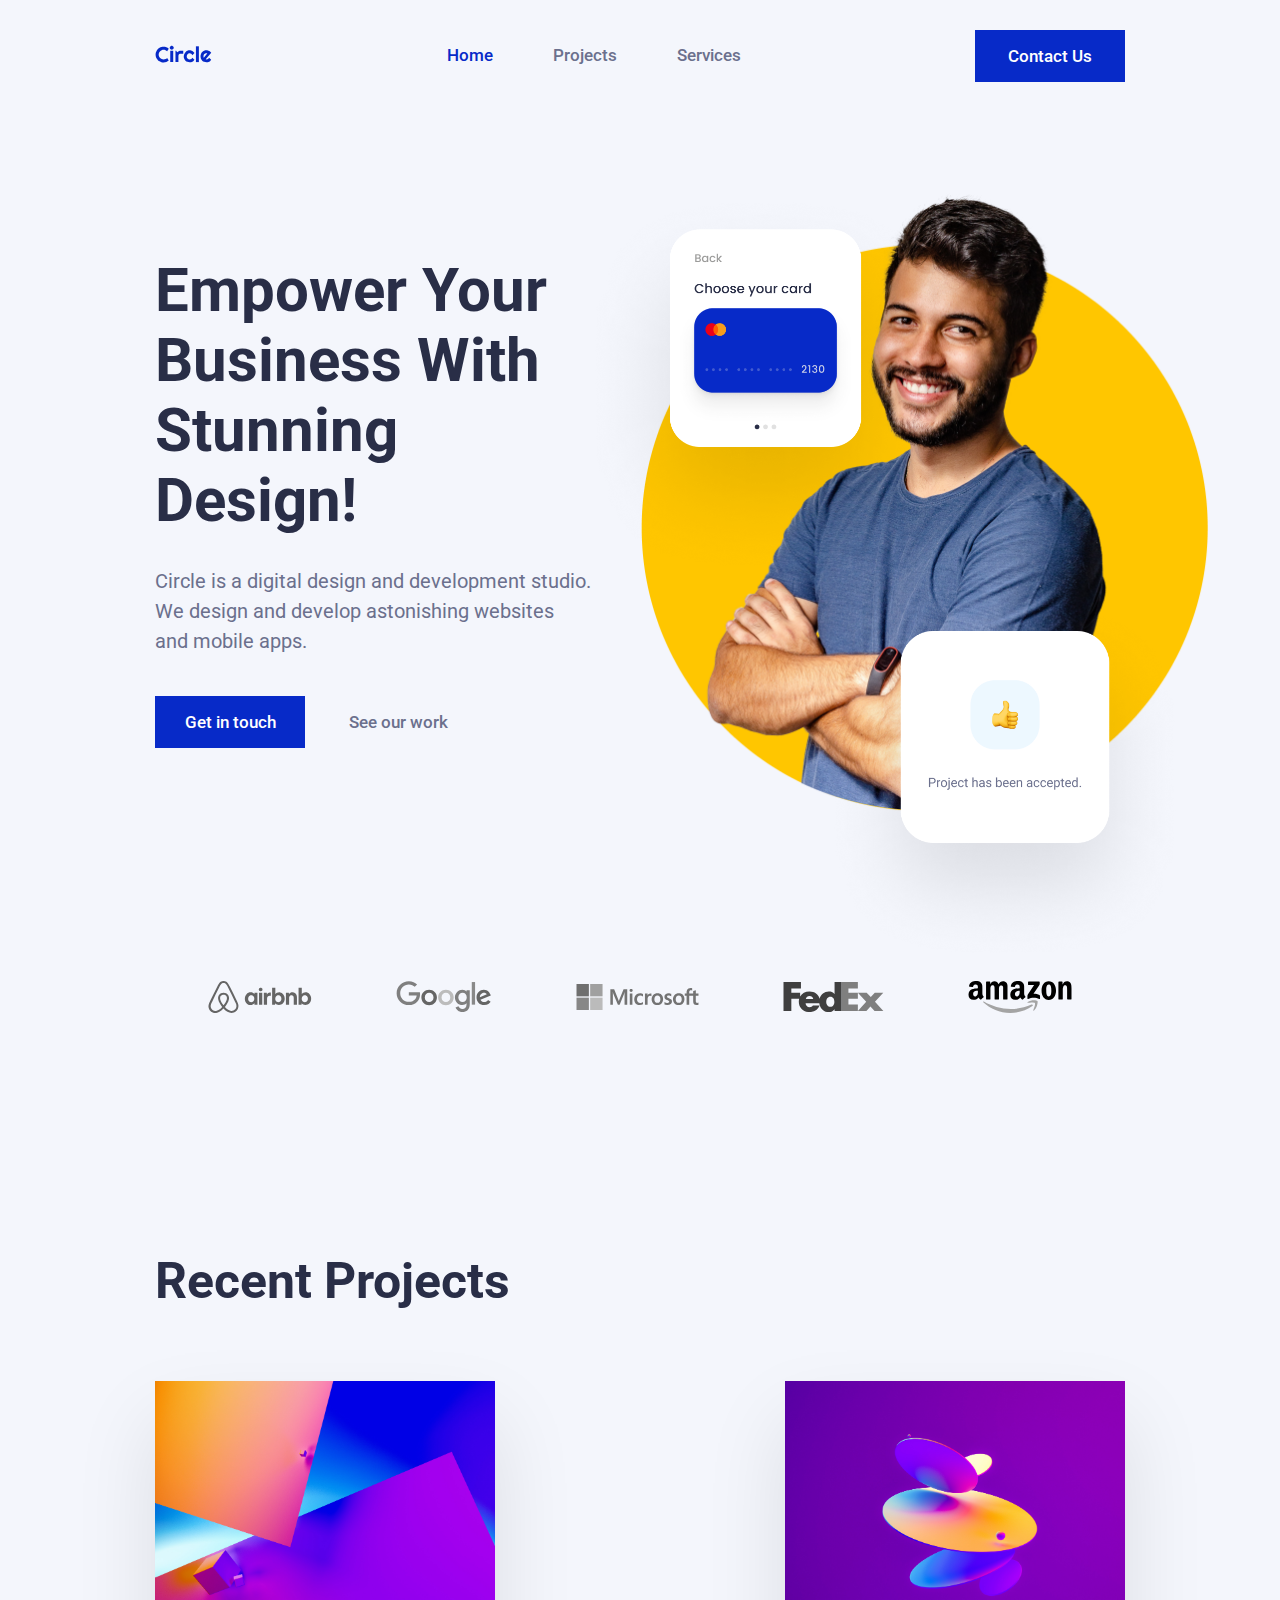
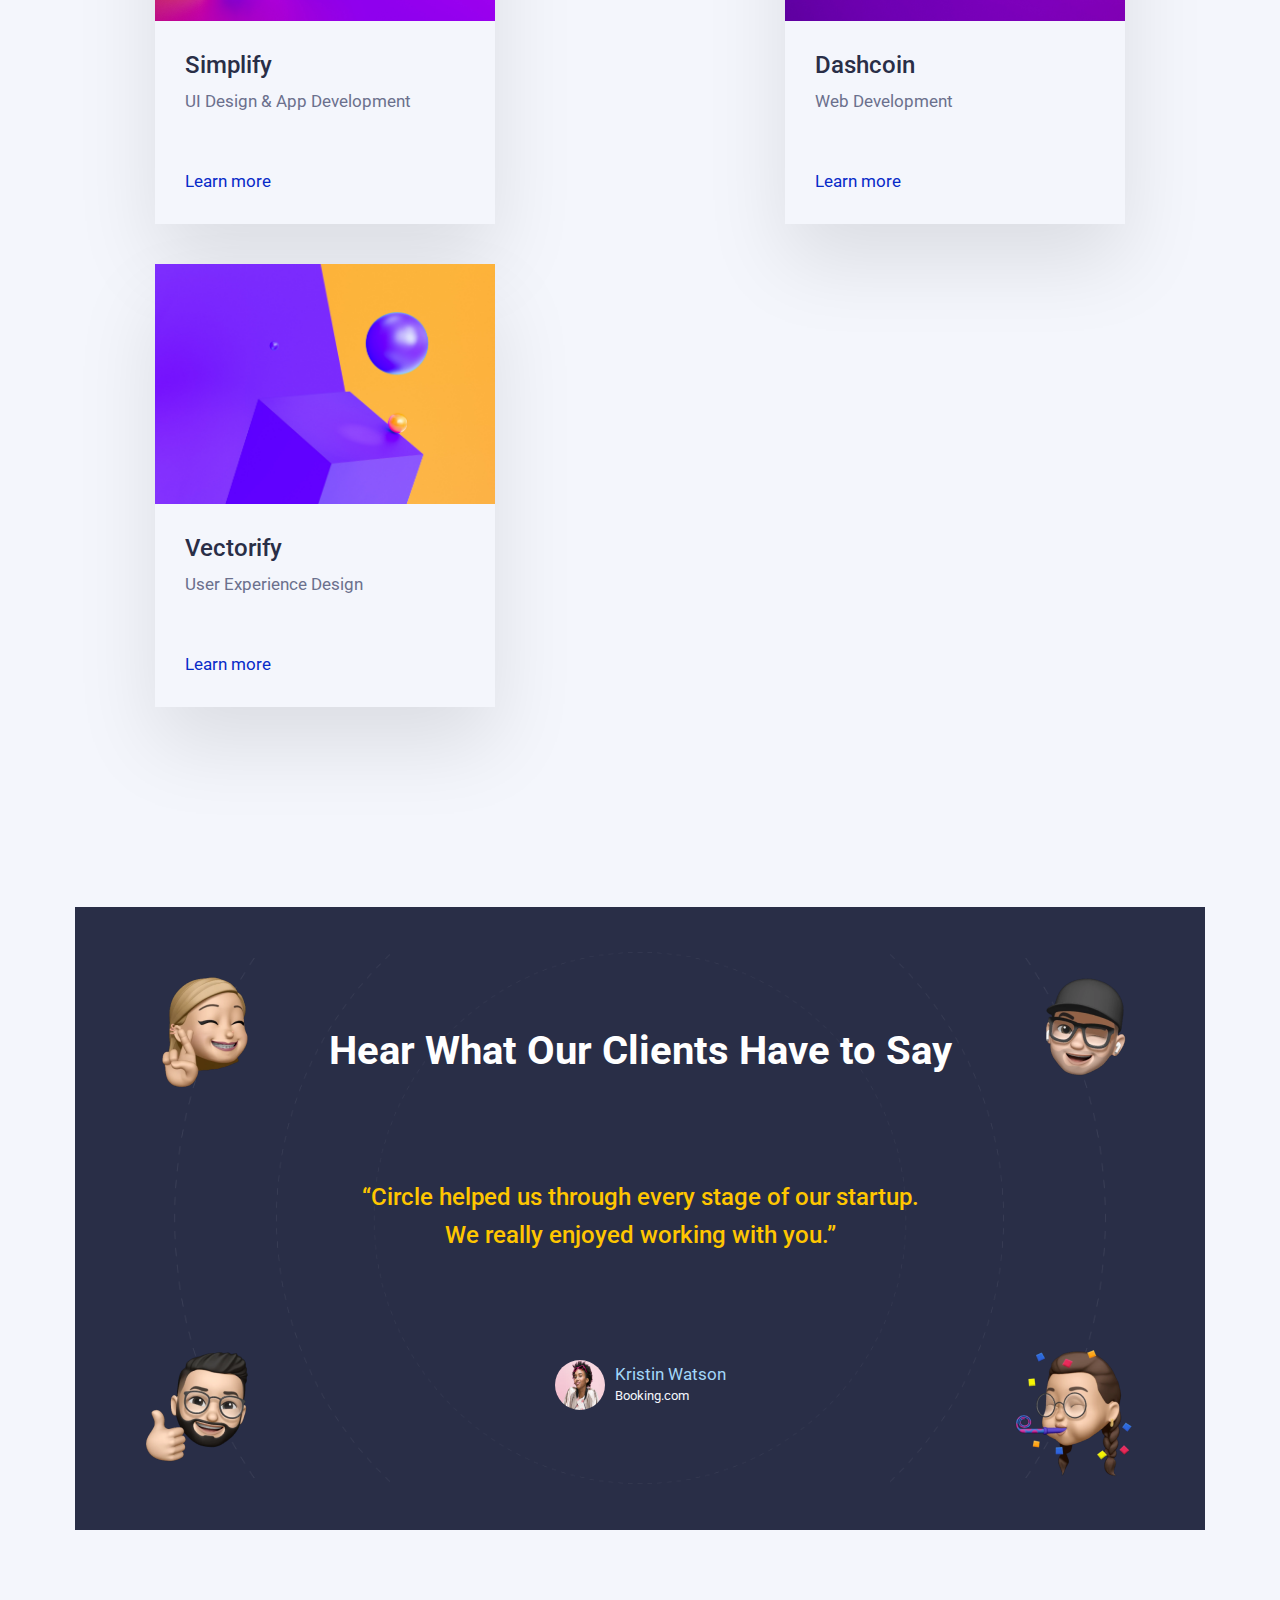
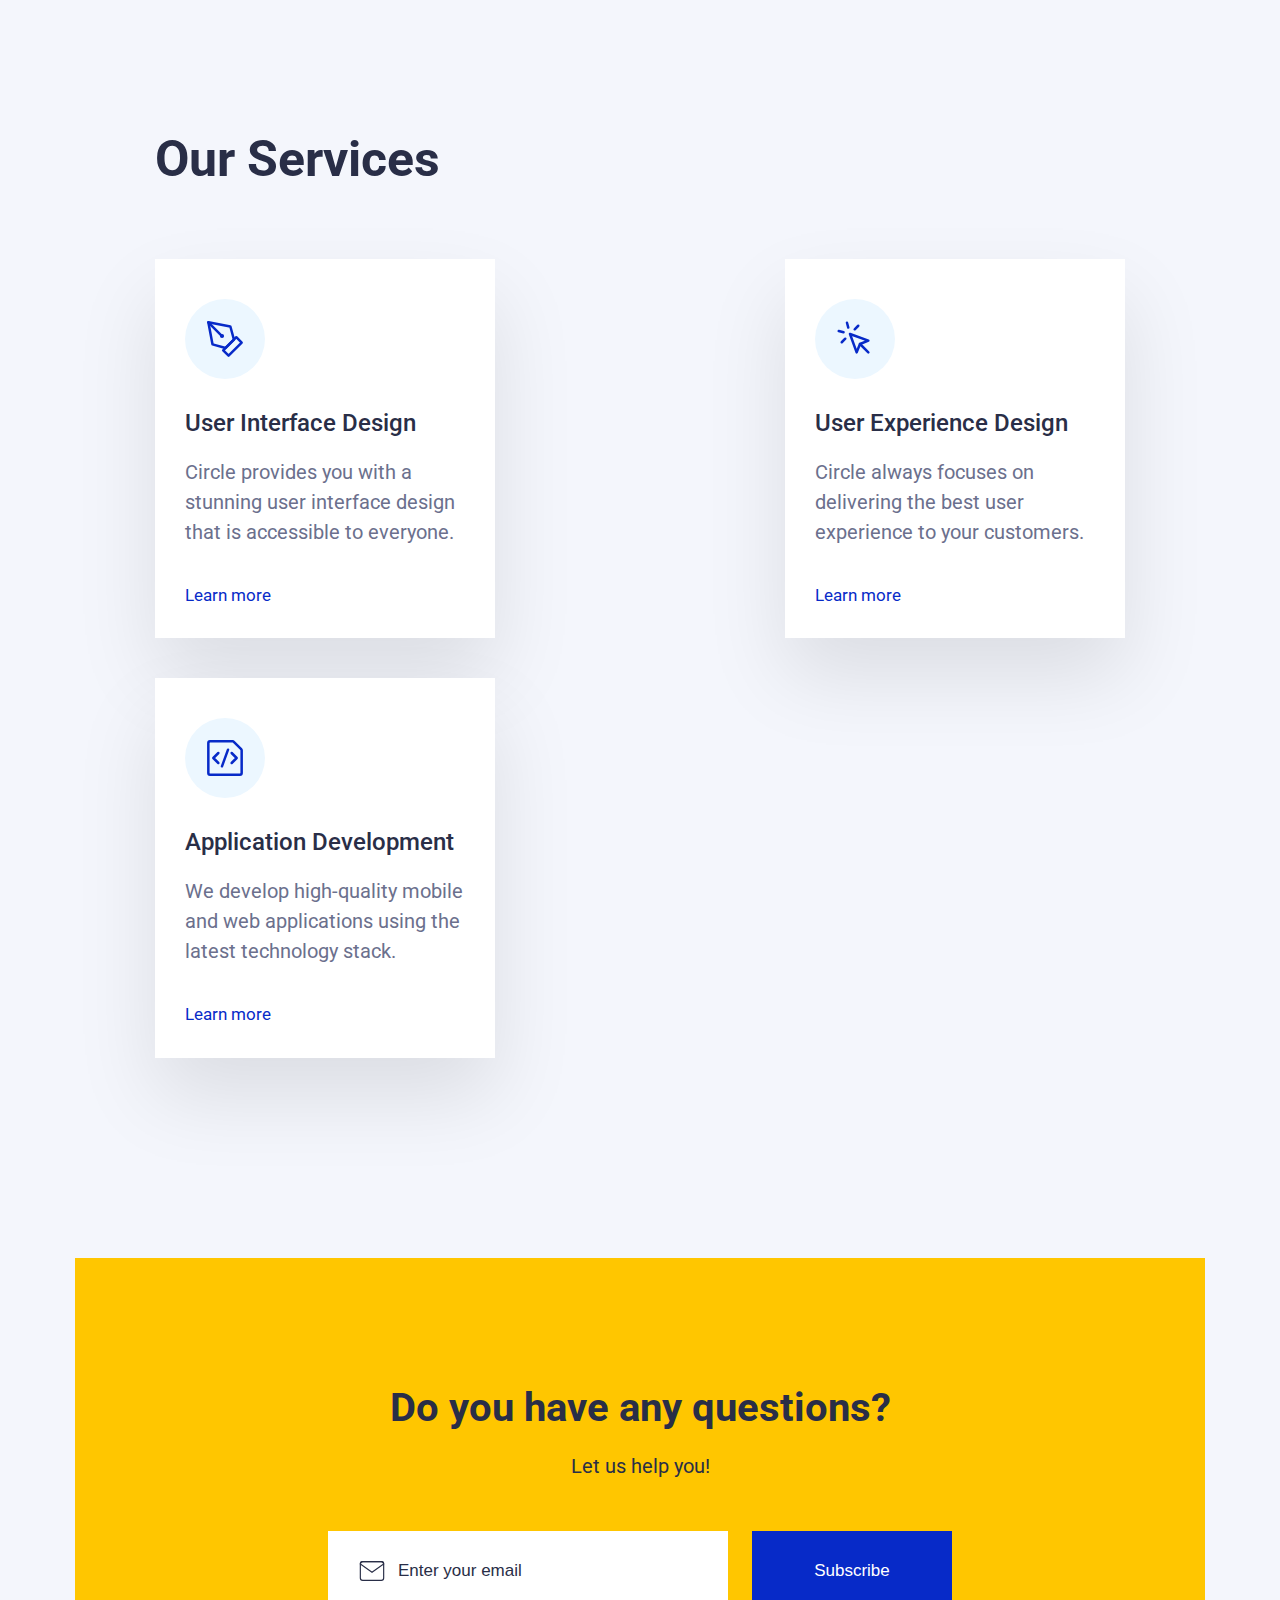
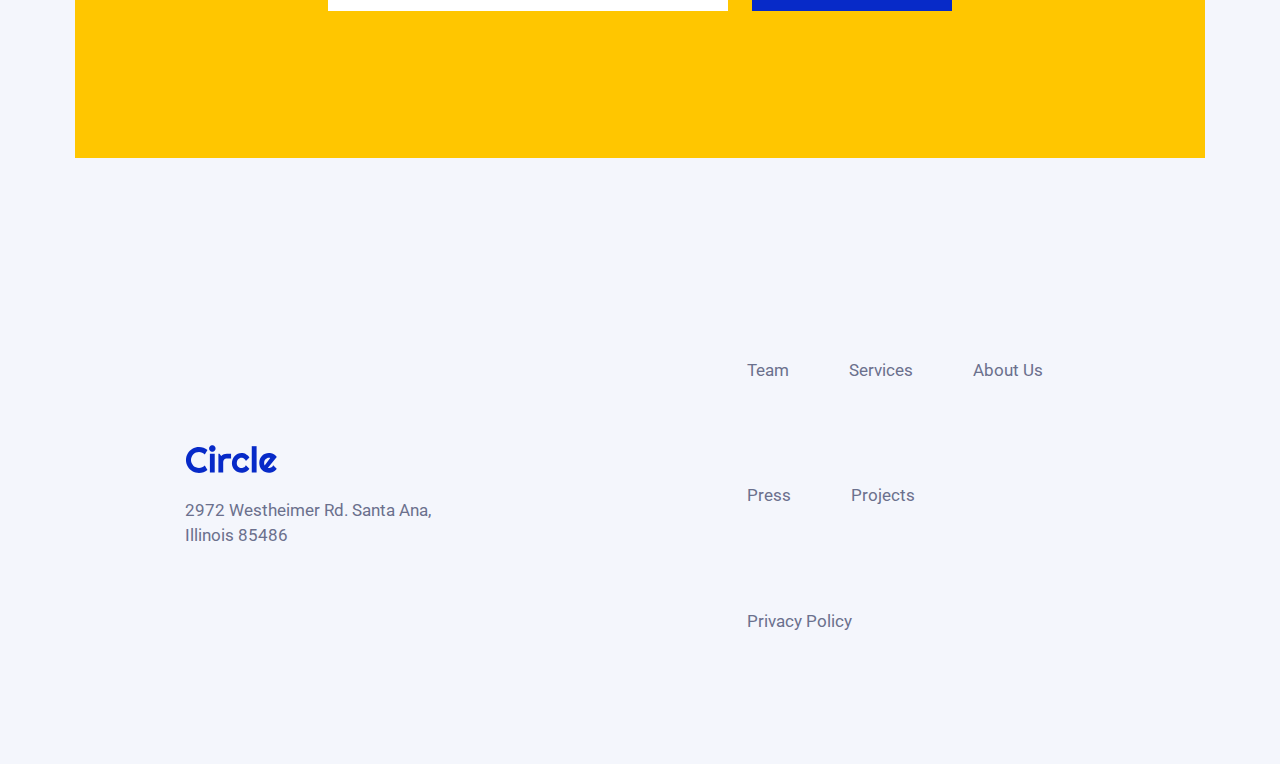
<file: index.html>
<!DOCTYPE html>
<html lang="es">
  <head>
    <meta charset="UTF-8" />
    <meta name="viewport" content="width=device-width, initial-scale=1.0" />
    <title>Circle</title>

    <link href="https://fonts.googleapis.com/css2?family=Roboto:ital,wght@0,100..900;1,100..900&display=swap" rel="stylesheet">
    <link href="https://cdnjs.cloudflare.com/ajax/libs/font-awesome/6.7.0/css/all.min.css" rel="stylesheet">

    <link rel="stylesheet" href="./css/style.css" />
    
    <link rel="icon" type="image/jpg" href="/assets/icons/circle-favicon.ico"/>

    <script src="./js/header.js" defer></script>
    <script src="./js/footer.js" defer></script>
  </head>
  <body id="home">
    <header id="header"></header>

    <section id="claim">
      <article class="claim-texts">
        <h1>Empower Your Business With Stunning Design!</h1>
        <p>Circle is a digital design and development studio. We design and develop astonishing websites and mobile apps.</p>
        <a class="btn-primary" href="#newsletter">Get in touch</a>
        <a class="projects-btn" href="#projects">See our work</a>
      </article>
      <article class="claim-images">
        <img class="card" src="./assets/claim/card-1.png" alt="choose-your-card" />
        <img class="featured-boy" src="./assets/claim/hero-image.png" alt="featured-boy" />
        <img class="project-accepted" src="./assets/claim/card-2.png" alt="project-accepted" />
      </article>
    </section>

    <section id="brands">
      <a href="https://www.airbnb.es/" target="_blank">
        <img src="./assets/brands/airbnb-logo.svg" alt="airbnb-logo" />
      </a>
      <a href="https://www.google.com/" target="_blank">
        <img src="./assets/brands/google-logo.svg" alt="google-logo" />
      </a>
      <a href="https://www.microsoft.com/" target="_blank">
        <img src="./assets/brands/microsoft-logo.svg" alt="microsoft-logo" />
      </a>
      <a href="https://www.fedex.com/" target="_blank">
        <img src="./assets/brands/fedex-logo.svg" alt="fedex-logo" />
      </a>
      <a href="https://www.amazon.com/" target="_blank">
        <img src="./assets/brands/amazon-logo.svg" alt="amazon-logo" />
      </a>
    </section>

    <section id="projects">
      <h2 class="title-section">Recent Projects</h2>
      <div class="projects-list">
        <article class="project-card simplify">
          <figure></figure>
          <div class="card-content">
            <h2 class="card-title">Simplify</h2>
            <p class="card-text">UI Design & App Development</p>
            <a href="/pages/project.html?uuid=1" class="card-link">Learn more</a>
          </div>
        </article>
        <article class="project-card dashcoin">
          <figure></figure>
          <div class="card-content">
            <h2 class="card-title">Dashcoin</h2>
            <p class="card-text">Web Development</p>
            <a href="/pages/project.html?uuid=2" class="card-link">Learn more</a>
          </div>
        </article>
        <article class="project-card vectorify">
          <figure></figure>
          <div class="card-content">
            <h2 class="card-title">Vectorify</h2>
            <p class="card-text">User Experience Design</p>
            <a href="/pages/project.html?uuid=3" class="card-link">Learn more</a>
          </div>
        </article>
      </div>
    </section>

    <section id="reviews">
      <h3>Hear What Our Clients Have to Say</h3>
      <p class="client-review">“Circle helped us through every stage of our startup. We really enjoyed working with you.”</p>
      <div class="client">
        <img src="./assets/reviews/profile.png" alt="client-profile" />
        <div class="data-client">
          <p class="client-name">Kristin Watson</p>
          <p class="client-company">Booking.com</p>
        </div>
      </div>
      <div class="memojis">
        <img class="girl-luck" src="./assets/reviews/memoji-1.png" alt="Memoji girl luck" />
        <img class="boy-cap" src="./assets/reviews/memoji-2.png" alt="Memoji boy cap" />
        <img class="boy-ok" src="./assets/reviews/memoji-3.png" alt="Memoji boy ok" />
        <img class="girl-party" src="./assets/reviews/memoji-4.png" alt="Memoji girl party" />
      </div>
    </section>

    <section id="services">
      <h2 class="title-section">Our Services</h2>
      <div class="services-list">
        <article class="service-card">
          <figure>
            <img src="./assets/icons/ui-design.svg" alt="ui-design-icon" />
          </figure>
          <div class="card-content">
            <h2 class="card-title">User Interface Design</h2>
            <p class="card-text">Circle provides you with a stunning user interface design that is accessible to everyone.</p>
            <a href="/pages/404.html" class="card-link">Learn more</a>
          </div>
        </article>
        <article class="service-card">
          <figure>
            <img src="./assets/icons/ux-design.svg" alt="ux-desig-icon" />
          </figure>
          <div class="card-content">
            <h2 class="card-title">User Experience Design</h2>
            <p class="card-text">Circle always focuses on delivering the best user experience to your customers.</p>
            <a href="/pages/404.html" class="card-link">Learn more</a>
          </div>
        </article>
        <article class="service-card">
          <figure>
            <img src="./assets/icons/application-development.svg" alt="application-development-icon" />
          </figure>
          <div class="card-content">
            <h2 class="card-title">Application Development</h2>
            <p class="card-text">We develop high-quality mobile and web applications using the latest technology stack.</p>
            <a href="/pages/404.html" class="card-link">Learn more</a>
          </div>
        </article>
      </div>
    </section>
    
    <footer id="footer"></footer>
  </body>
</html>
</file>
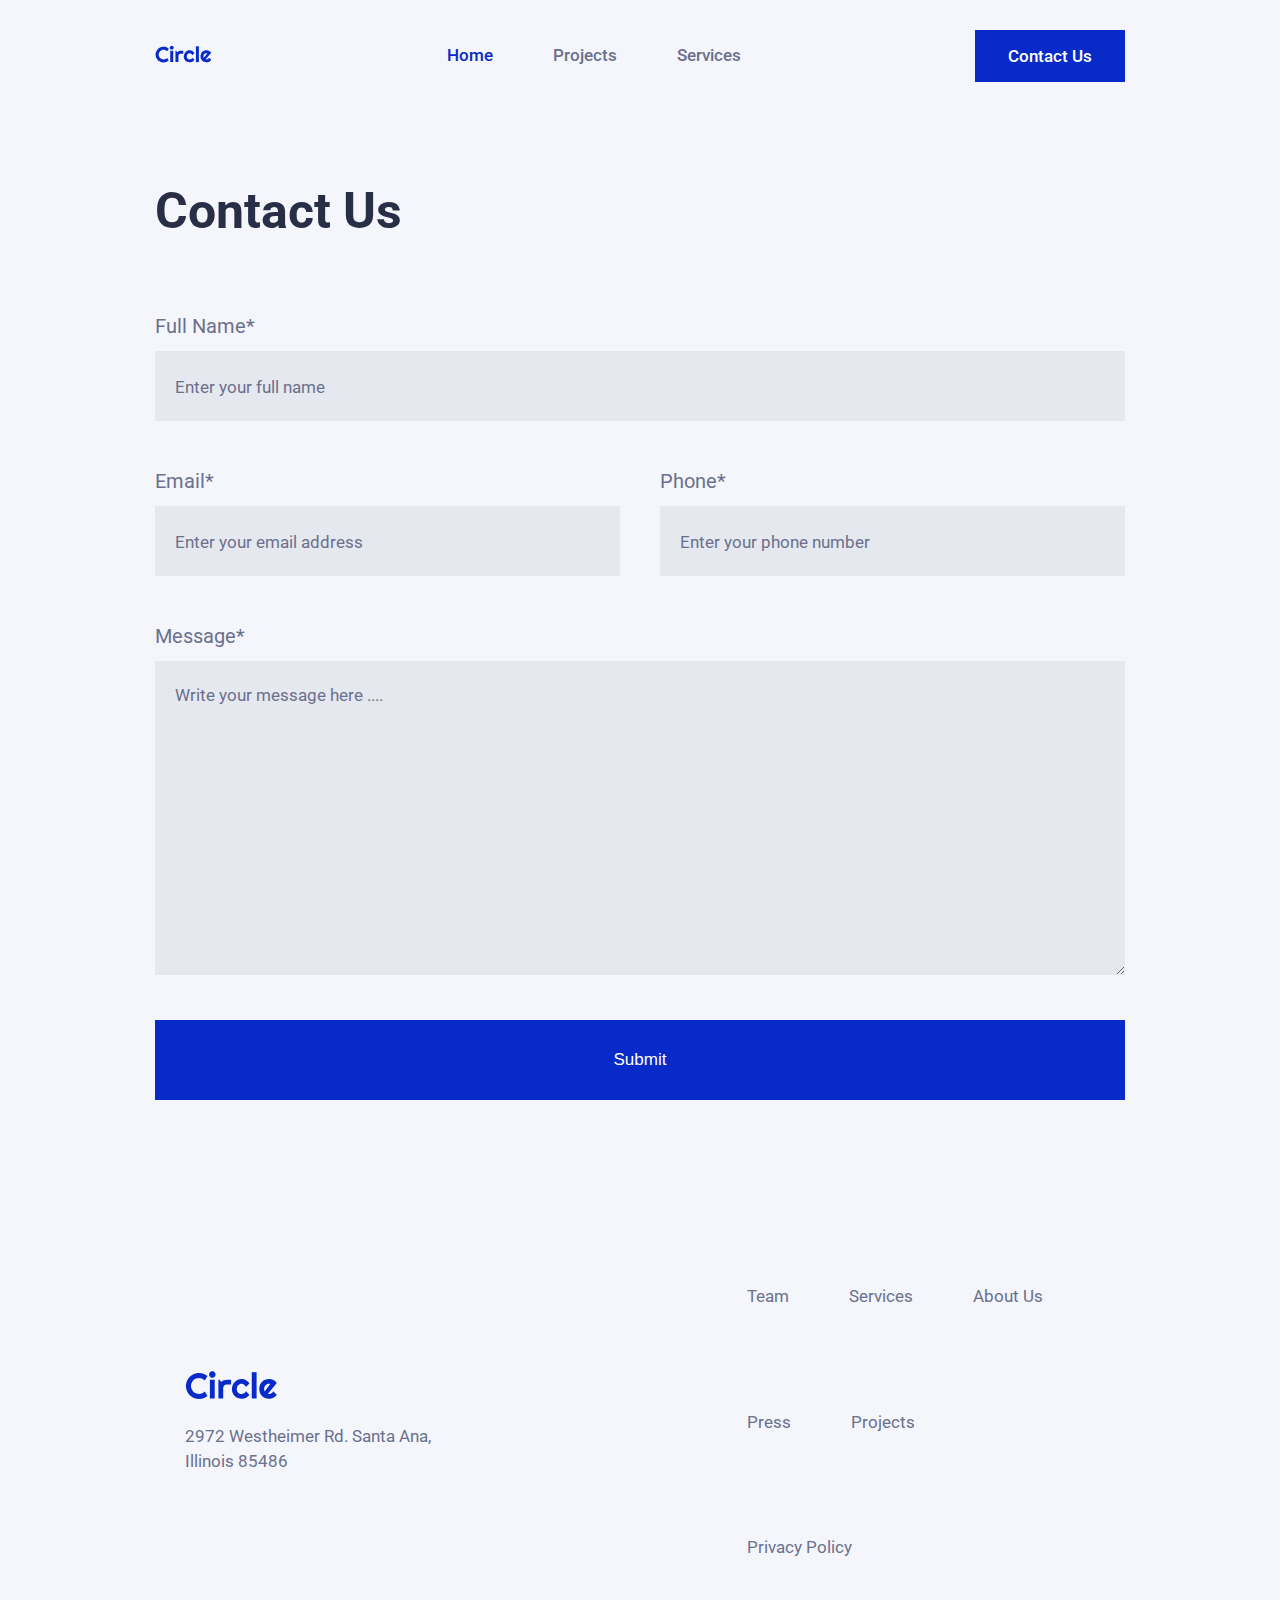
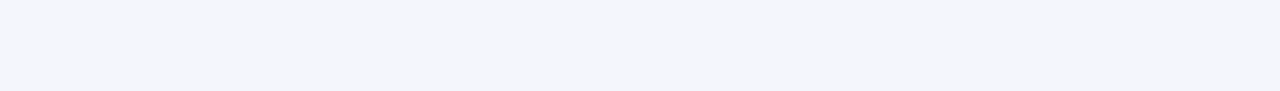
<file: pages/contact.html>
<!DOCTYPE html>
<html lang="es">
    <head>
        <meta charset="UTF-8" />
        <meta name="viewport" content="width=device-width, initial-scale=1.0" />
        <title>Contact - Circle</title>

        <link href="https://fonts.googleapis.com/css2?family=Roboto:ital,wght@0,100..900;1,100..900&display=swap" rel="stylesheet">
        <link href="https://cdnjs.cloudflare.com/ajax/libs/font-awesome/6.7.0/css/all.min.css" rel="stylesheet">

        <link rel="stylesheet" href="../css/style.css" />

        <link rel="icon" type="image/jpg" href="/assets/icons/circle-favicon.ico"/>

        <script src="../js/header.js" defer></script>
        <script src="../js/footer.js" defer></script>
       
    </head>
    <body id="contact">
        <header id="header"></header>
        
        <section id="contact-section">
            <h2 class="title-section">Contact Us</h2>
            <form id="contact-form" action="received.html" method="GET" novalidate>
                <div class="full-name full-width">
                    <label for="name">Full Name*</label>
                    <input type="text" id="name" name="name" placeholder="Enter your full name" required>
                    <div class="error-message" id="name-error"></div>
                </div>
                <div class="email">
                    <label for="email">Email*</label>
                    <input type="email" id="email" name="email" placeholder="Enter your email address" required>
                    <div class="error-message" id="email-error"></div>
                </div>
                <div class="phone">
                    <label for="phone">Phone*</label>
                    <input type="tel" id="phone" name="phone" placeholder="Enter your phone number" pattern="\d{9}" required>
                    <div class="error-message" id="phone-error"></div>
                </div>
                <div class="message full-width">
                    <label for="message">Message*</label>
                    <textarea id="message" name="message" rows="10" placeholder="Write your message here ...." required></textarea>
                    <div class="error-message" id="message-error"></div>
                </div>
                <button class="btn-primary full-width" type="submit">Submit</button>
            </form>
        </section>
        
        <footer id="footer"></footer>

        <script src="../js/contact.js"></script>
    </body>
</html>
</file>
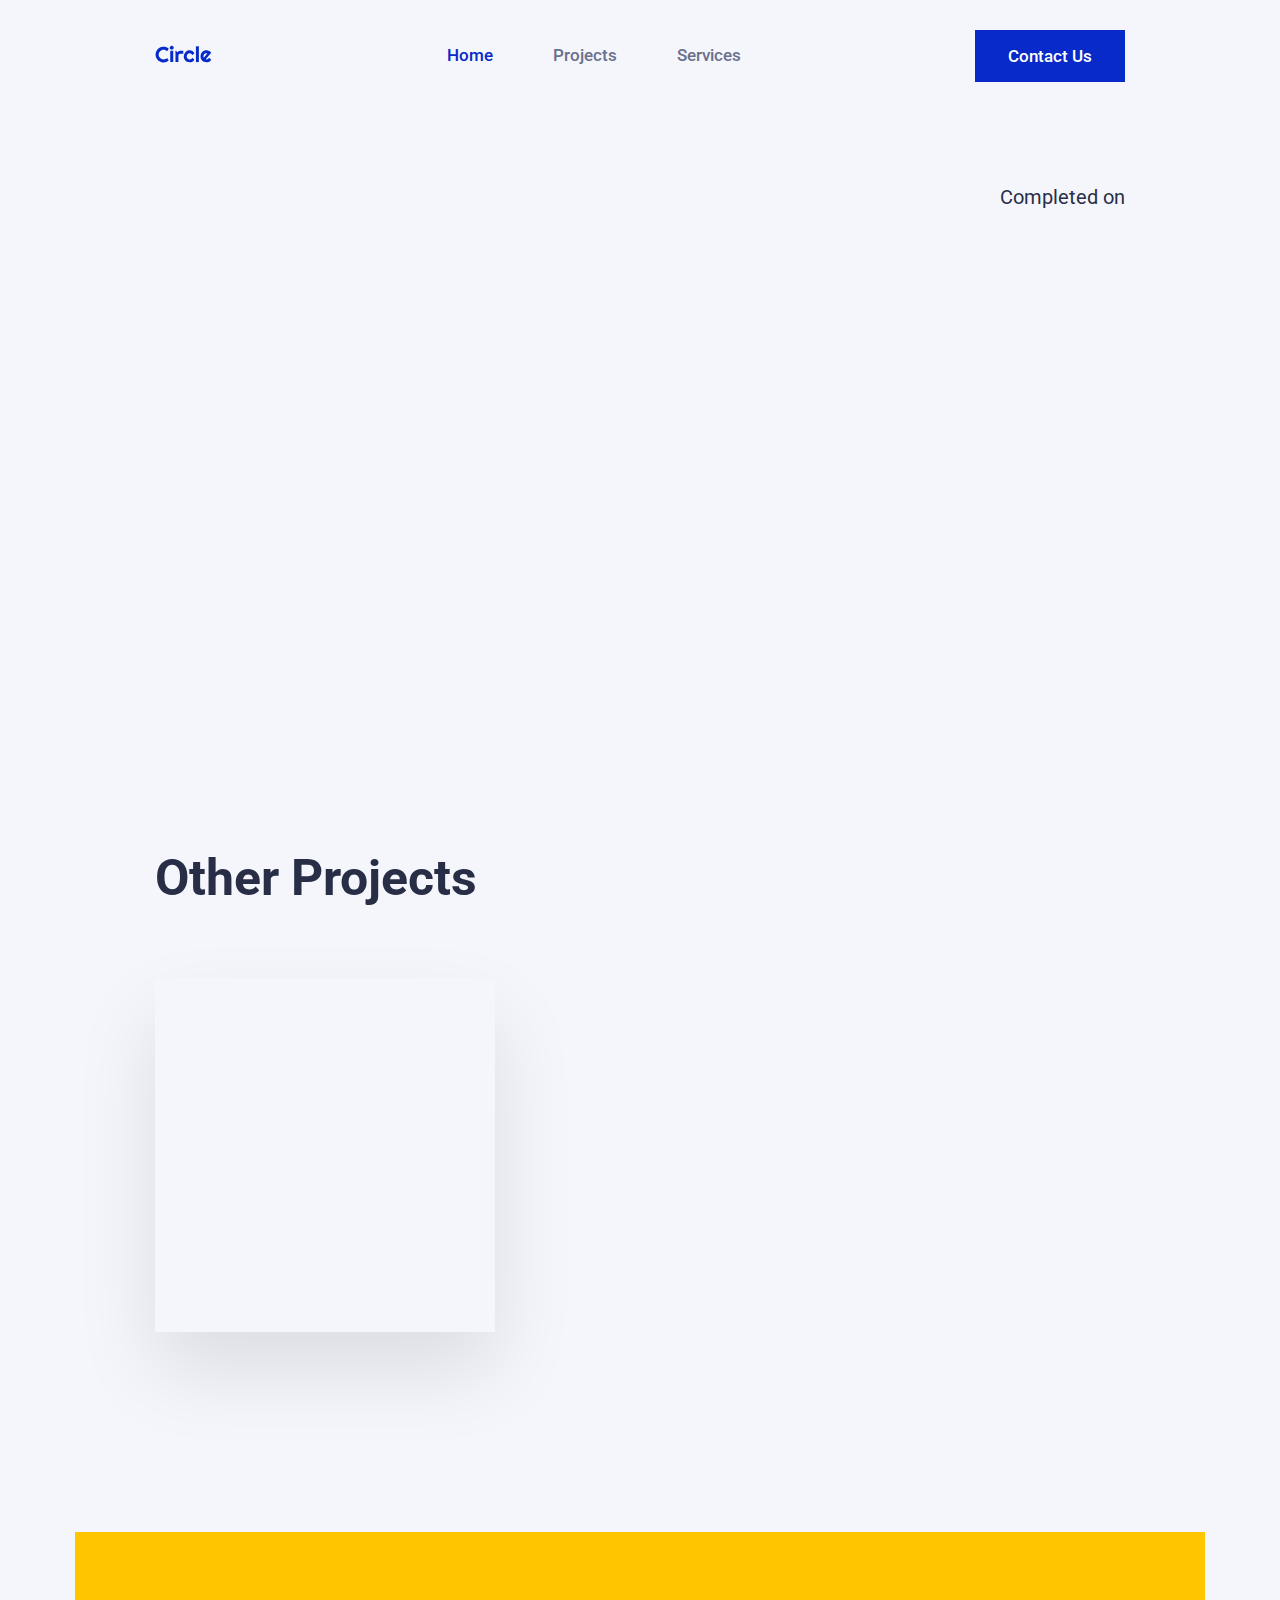
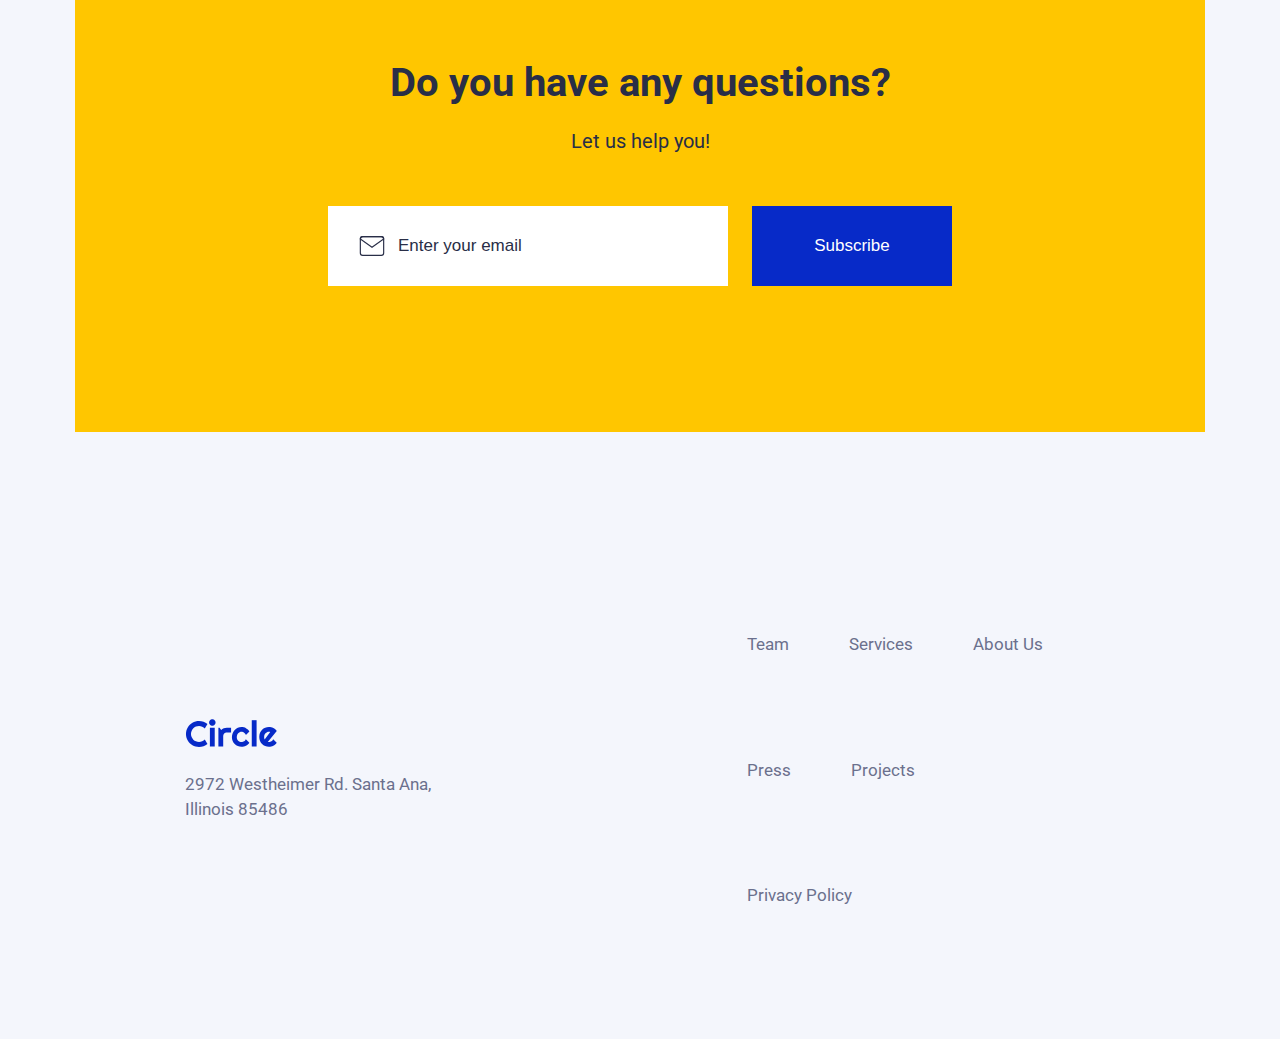
<file: pages/project.html>
<!DOCTYPE html>
<html lang="es">
    <head>
        <meta charset="UTF-8" />
        <meta name="viewport" content="width=device-width, initial-scale=1.0" />
        <title>Project - Circle</title>

        <link href="https://fonts.googleapis.com/css2?family=Roboto:ital,wght@0,100..900;1,100..900&display=swap" rel="stylesheet">
        <link href="https://cdnjs.cloudflare.com/ajax/libs/font-awesome/6.7.0/css/all.min.css" rel="stylesheet">

        <link rel="stylesheet" href="../css/style.css" />

        <link rel="icon" type="image/jpg" href="/assets/icons/circle-favicon.ico"/>

        <script src="../js/header.js" defer></script>
        <script src="../js/footer.js" defer></script>
        <script src="../js/project.js" defer></script>

    </head>
    <body id="project">
      <header id="header"></header>

      <section id="project-content">
        <div class="top-project">
          <div class="left">
            <h1 class="project-title"></h1>
            <p class="project-subtitle"></p>
          </div>
          <div class="right">
            <p class="project-date">Completed on <span></span></p>
          </div>
        </div>
        <figure class="project-image"></figure>
        <p class="project-text"></p>
      </section>

      <section id="projects">
          <h2 class="title-section">Other Projects</h2>
          <div class="projects-list">
            <article class="project-card">
              <figure></figure>
              <div class="card-content">
                <h2 class="card-title"></h2>
                <p class="card-text"></p>
                <a href="#" class="card-link"></a>
              </div>
            </article>
          </div>
      </section>
      
      <footer id="footer"></footer>
    </body>
</html>
</file>
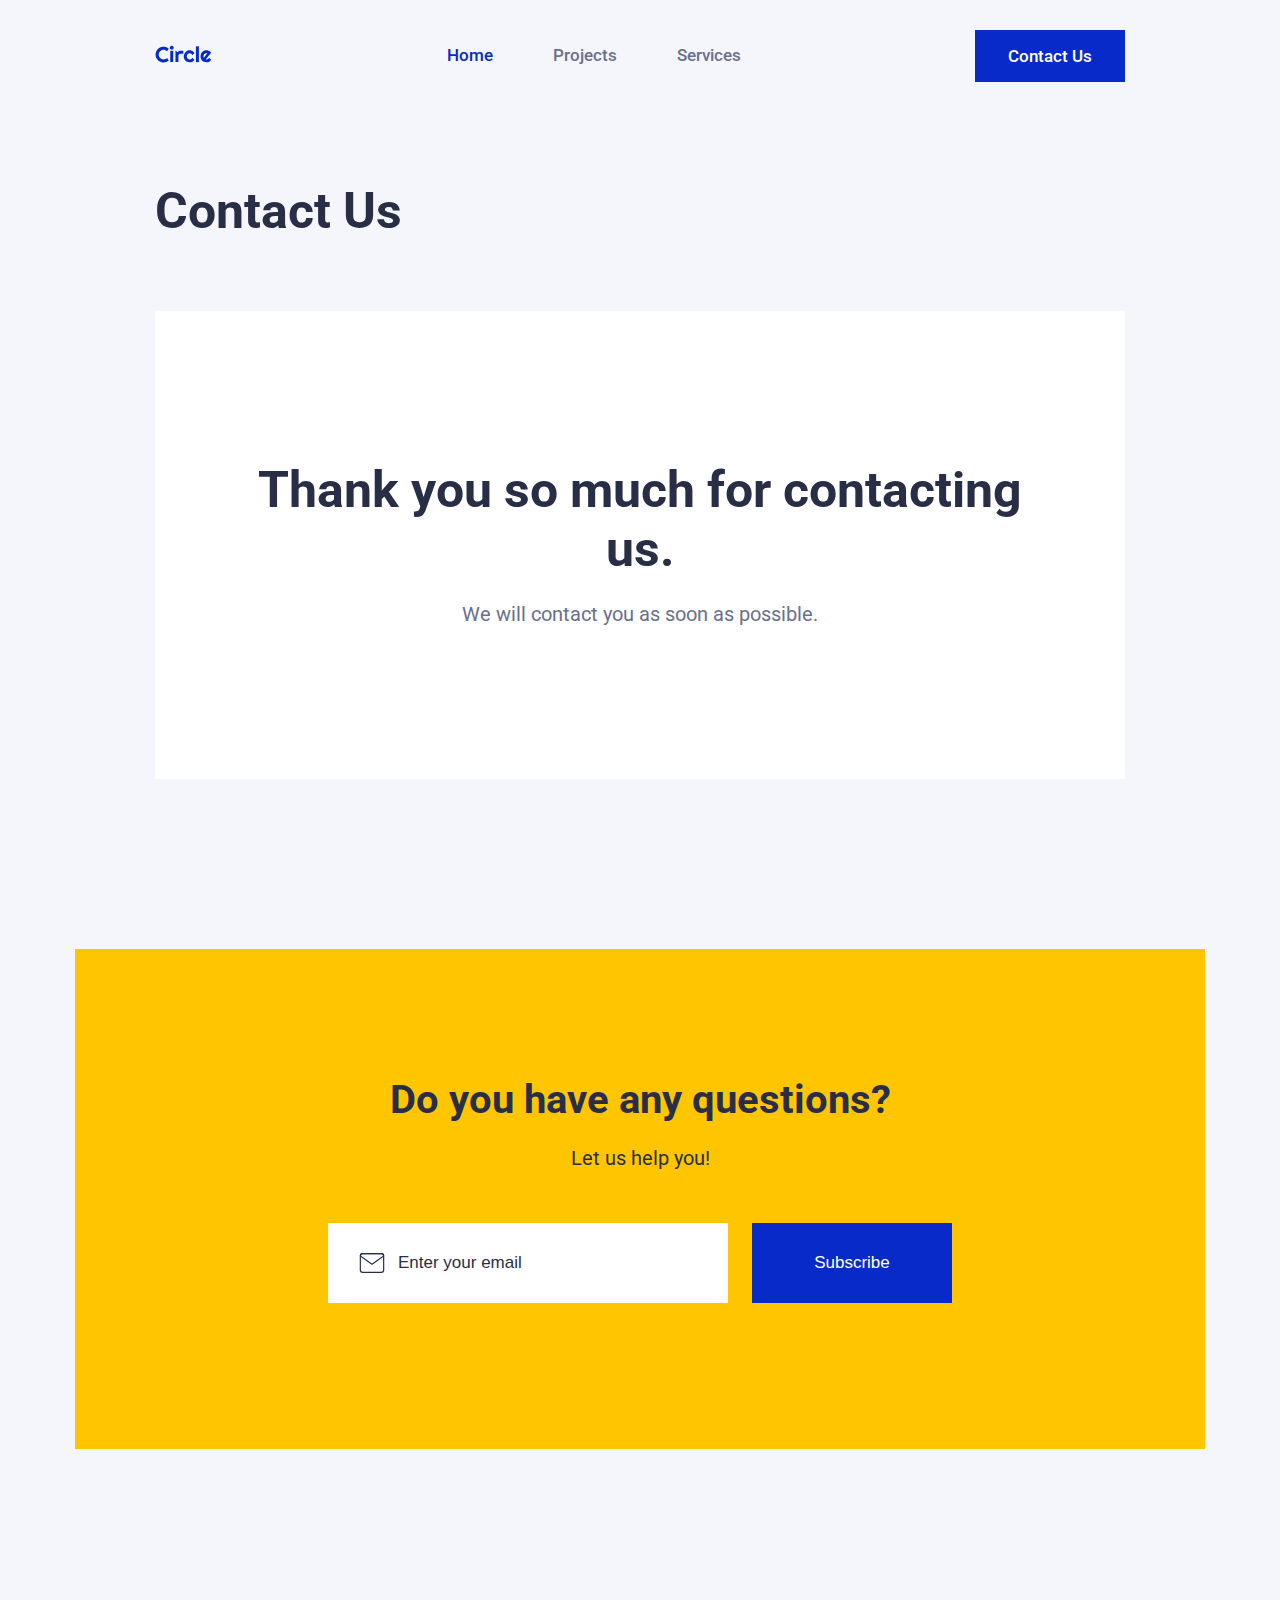
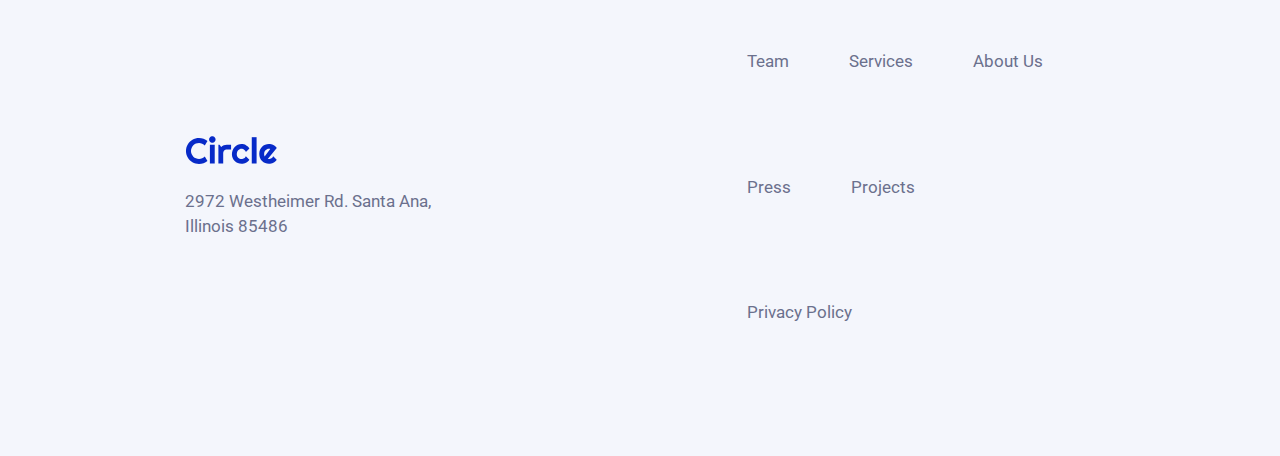
<file: pages/received.html>
<!DOCTYPE html>
<html lang="es">
    <head>
        <meta charset="UTF-8" />
        <meta name="viewport" content="width=device-width, initial-scale=1.0" />
        <title>Contact - Circle</title>

        <link href="https://fonts.googleapis.com/css2?family=Roboto:ital,wght@0,100..900;1,100..900&display=swap" rel="stylesheet">
        <link href="https://cdnjs.cloudflare.com/ajax/libs/font-awesome/6.7.0/css/all.min.css" rel="stylesheet">

        <link rel="stylesheet" href="../css/style.css" />

        <link rel="icon" type="image/jpg" href="/assets/icons/circle-favicon.ico"/>

        <script src="../js/header.js" defer></script>
        <script src="../js/footer.js" defer></script>
    </head>
    <body id="received">
        <header id="header"></header>

        <section id="confirm-section" >
            <h2 class="title-section">Contact Us</h2>
            <div class="confirm-message">
                <h2>Thank you so much for contacting us.</h2>
                <p>We will contact you as soon as possible.</p>
            </div>
        </section>
        
        <footer id="footer"></footer>
    </body>
</html>
</file>
<file: css/style.css>
/* VARIABLES AND GLOBAL CONFIGURATION */
@import '_generic.css';

/* HEADER */
@import '_header.css';

/* HOME PAGE */
@import '_home.css';

/* PROJECT'S PAGE */
@import '_project.css';

/* CONTACT'S PAGE */
@import '_contact.css';

/* ERROR'S PAGE */
@import '_error.css';

/* FOOTER */
@import '_footer.css';
</file>
